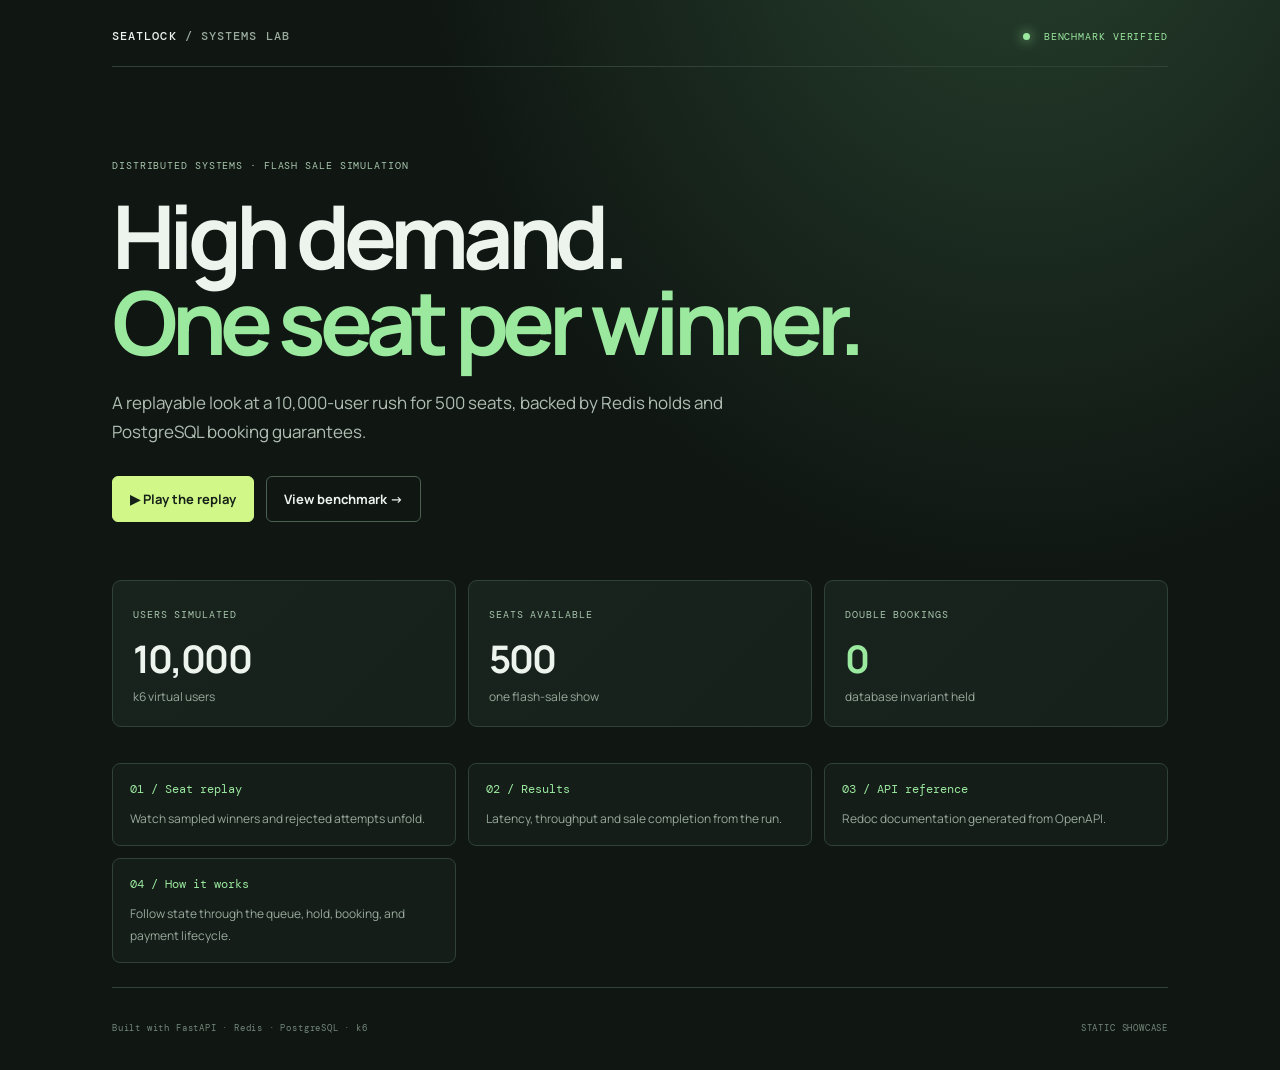
<file: site/index.html>
<!doctype html>
<html lang="en">
<head>
  <meta charset="utf-8">
  <meta name="viewport" content="width=device-width, initial-scale=1">
  <meta name="theme-color" content="#101713">
  <title>Seatlock · Flash sale systems demo</title>
  <link rel="stylesheet" href="style.css">
</head>
<body>
  <main class="shell">
    <nav class="topbar"><a class="brand" href="./">SEATLOCK<span> / SYSTEMS LAB</span></a><span class="live"><i></i> BENCHMARK VERIFIED</span></nav>
    <section class="hero">
      <p class="eyebrow">DISTRIBUTED SYSTEMS · FLASH SALE SIMULATION</p>
      <h1>High demand.<br><em>One seat per winner.</em></h1>
      <p class="lede">A replayable look at a 10,000-user rush for 500 seats, backed by Redis holds and PostgreSQL booking guarantees.</p>
      <div class="hero-actions"><a class="button primary" href="replay.html">▶ Play the replay</a><a class="button" href="results.html">View benchmark →</a></div>
    </section>
    <section class="stat-row">
      <article class="stat"><span class="eyebrow">USERS SIMULATED</span><strong>10,000</strong><small>k6 virtual users</small></article>
      <article class="stat"><span class="eyebrow">SEATS AVAILABLE</span><strong>500</strong><small>one flash-sale show</small></article>
      <article class="stat accent-stat"><span class="eyebrow">DOUBLE BOOKINGS</span><strong>0</strong><small>database invariant held</small></article>
    </section>
    <section class="link-grid">
      <a href="replay.html"><b>01 / Seat replay</b><span>Watch sampled winners and rejected attempts unfold.</span></a>
      <a href="results.html"><b>02 / Results</b><span>Latency, throughput and sale completion from the run.</span></a>
      <a href="api.html"><b>03 / API reference</b><span>Redoc documentation generated from OpenAPI.</span></a>
      <a href="guide.html"><b>04 / How it works</b><span>Follow state through the queue, hold, booking, and payment lifecycle.</span></a>
    </section>
    <footer>Built with FastAPI · Redis · PostgreSQL · k6 <span>STATIC SHOWCASE</span></footer>
  </main>
</body>
</html>
</file>
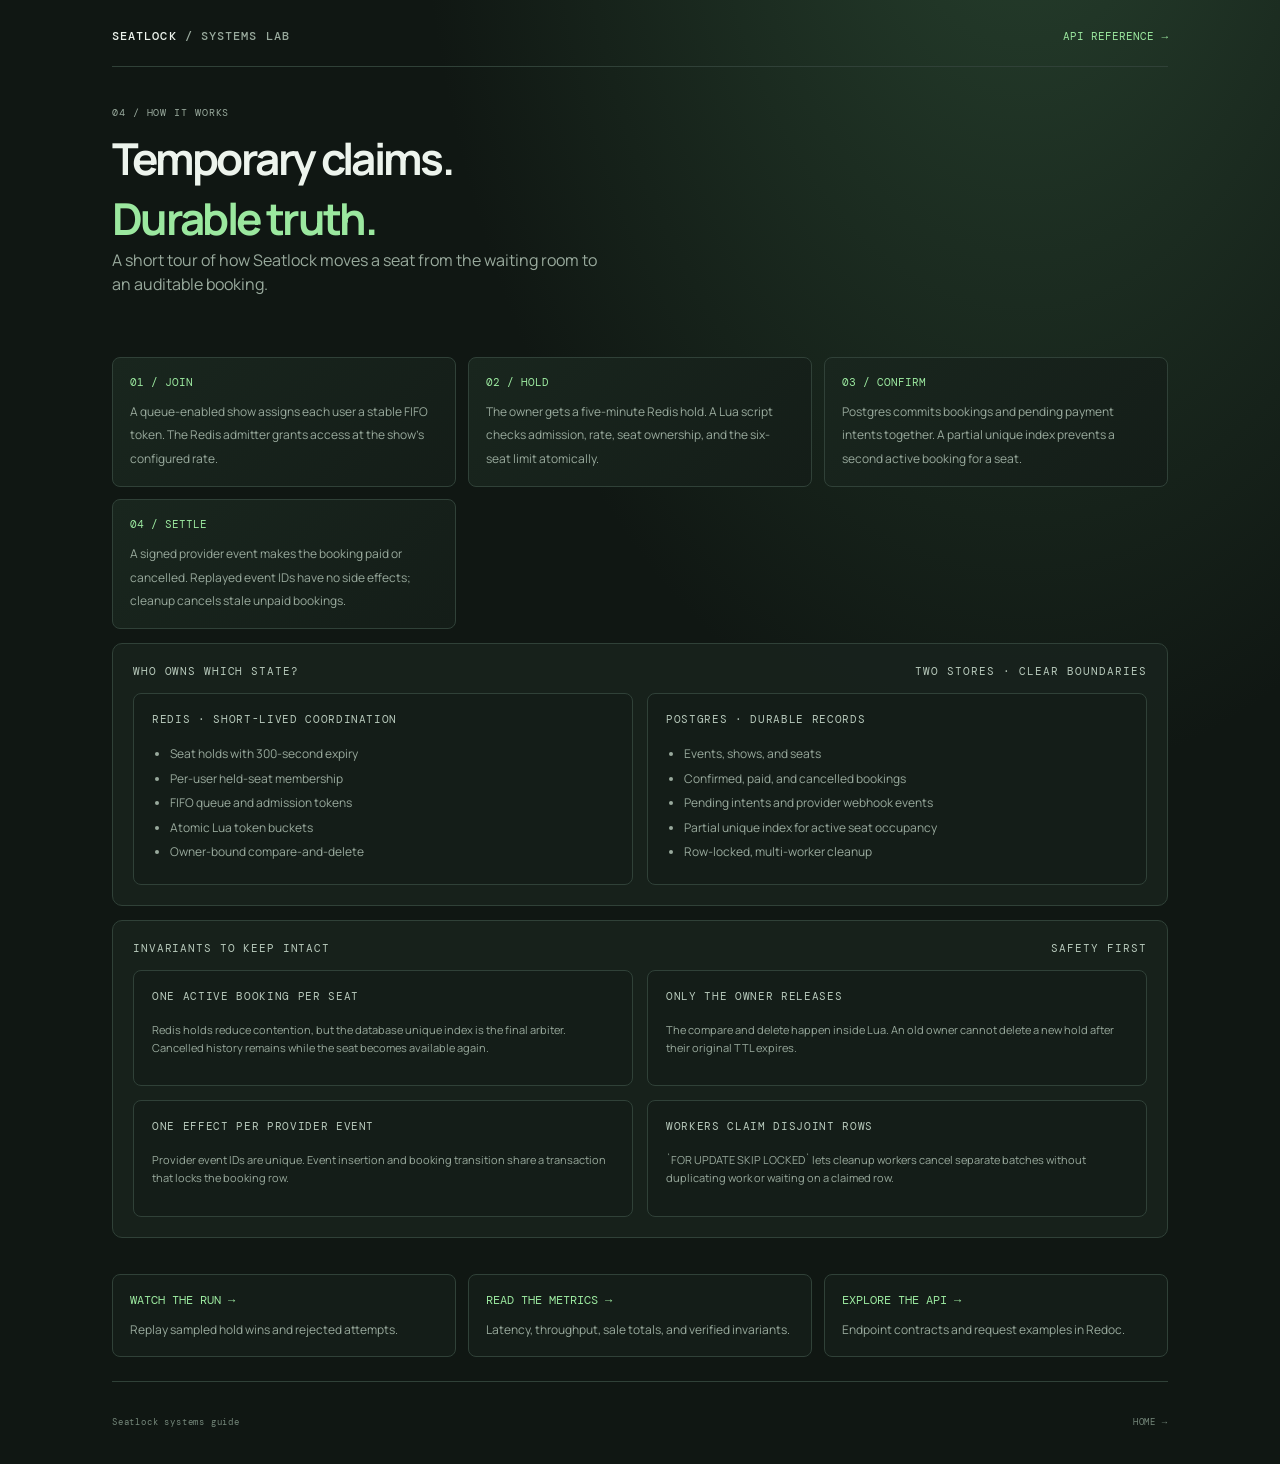
<file: site/guide.html>
<!doctype html>
<html lang="en"><head><meta charset="utf-8"><meta name="viewport" content="width=device-width,initial-scale=1"><title>Seatlock · System guide</title><link rel="stylesheet" href="style.css"></head>
<body><main class="shell">
  <nav class="topbar"><a class="brand" href="./">SEATLOCK<span> / SYSTEMS LAB</span></a><a class="back" href="api.html">API REFERENCE →</a></nav>
  <header class="page-head"><div><p class="eyebrow">04 / HOW IT WORKS</p><h1>Temporary claims.<br><em>Durable truth.</em></h1><p>A short tour of how Seatlock moves a seat from the waiting room to an auditable booking.</p></div></header>
  <section class="link-grid guide-steps">
    <article><b>01 / JOIN</b><span>A queue-enabled show assigns each user a stable FIFO token. The Redis admitter grants access at the show's configured rate.</span></article>
    <article><b>02 / HOLD</b><span>The owner gets a five-minute Redis hold. A Lua script checks admission, rate, seat ownership, and the six-seat limit atomically.</span></article>
    <article><b>03 / CONFIRM</b><span>Postgres commits bookings and pending payment intents together. A partial unique index prevents a second active booking for a seat.</span></article>
    <article><b>04 / SETTLE</b><span>A signed provider event makes the booking paid or cancelled. Replayed event IDs have no side effects; cleanup cancels stale unpaid bookings.</span></article>
  </section>
  <section class="panel"><div class="panel-title"><span>WHO OWNS WHICH STATE?</span><span class="mono">TWO STORES · CLEAR BOUNDARIES</span></div><div class="chart-grid" style="margin-top:15px">
    <article class="chart"><h3>REDIS · SHORT-LIVED COORDINATION</h3><ul><li>Seat holds with 300-second expiry</li><li>Per-user held-seat membership</li><li>FIFO queue and admission tokens</li><li>Atomic Lua token buckets</li><li>Owner-bound compare-and-delete</li></ul></article>
    <article class="chart"><h3>POSTGRES · DURABLE RECORDS</h3><ul><li>Events, shows, and seats</li><li>Confirmed, paid, and cancelled bookings</li><li>Pending intents and provider webhook events</li><li>Partial unique index for active seat occupancy</li><li>Row-locked, multi-worker cleanup</li></ul></article>
  </div></section>
  <section class="panel"><div class="panel-title"><span>INVARIANTS TO KEEP INTACT</span><span class="mono">SAFETY FIRST</span></div><div class="chart-grid" style="margin-top:15px">
    <article class="chart"><h3>ONE ACTIVE BOOKING PER SEAT</h3><p class="chart-note">Redis holds reduce contention, but the database unique index is the final arbiter. Cancelled history remains while the seat becomes available again.</p></article>
    <article class="chart"><h3>ONLY THE OWNER RELEASES</h3><p class="chart-note">The compare and delete happen inside Lua. An old owner cannot delete a new hold after their original TTL expires.</p></article>
    <article class="chart"><h3>ONE EFFECT PER PROVIDER EVENT</h3><p class="chart-note">Provider event IDs are unique. Event insertion and booking transition share a transaction that locks the booking row.</p></article>
    <article class="chart"><h3>WORKERS CLAIM DISJOINT ROWS</h3><p class="chart-note">`FOR UPDATE SKIP LOCKED` lets cleanup workers cancel separate batches without duplicating work or waiting on a claimed row.</p></article>
  </div></section>
  <section class="link-grid"><a href="replay.html"><b>WATCH THE RUN →</b><span>Replay sampled hold wins and rejected attempts.</span></a><a href="results.html"><b>READ THE METRICS →</b><span>Latency, throughput, sale totals, and verified invariants.</span></a><a href="api.html"><b>EXPLORE THE API →</b><span>Endpoint contracts and request examples in Redoc.</span></a></section>
  <footer>Seatlock systems guide<span><a href="./">HOME →</a></span></footer>
</main></body></html>
</file>
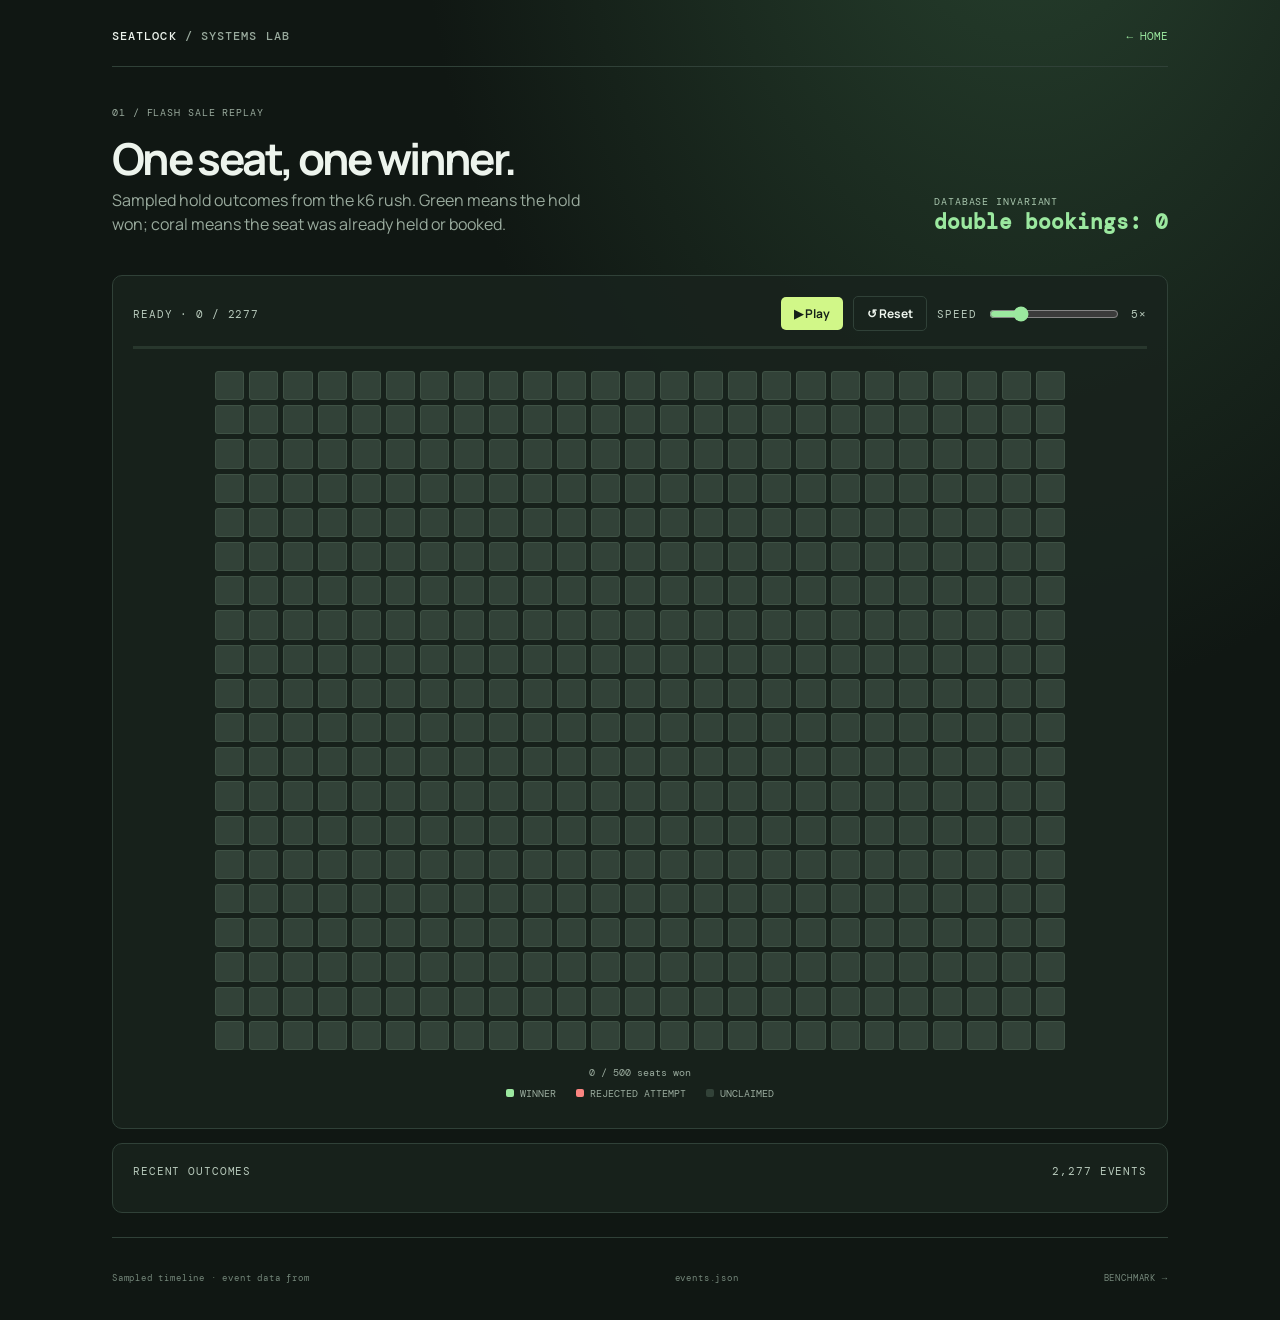
<file: site/replay.html>
<!doctype html>
<html lang="en">
<head><meta charset="utf-8"><meta name="viewport" content="width=device-width,initial-scale=1"><title>Seatlock · Replay</title><link rel="stylesheet" href="style.css"></head>
<body><main class="shell">
  <nav class="topbar"><a class="brand" href="./">SEATLOCK<span> / SYSTEMS LAB</span></a><a class="back" href="./">← HOME</a></nav>
  <header class="page-head"><div><p class="eyebrow">01 / FLASH SALE REPLAY</p><h1>One seat, one winner.</h1><p>Sampled hold outcomes from the k6 rush. Green means the hold won; coral means the seat was already held or booked.</p></div><div><div class="eyebrow">DATABASE INVARIANT</div><div class="hero-metric">double bookings: <span id="double-bookings">0</span></div></div></header>
  <section class="panel">
    <div class="panel-title"><span id="event-progress">Loading run…</span><div class="controls"><button id="play">▶ Play</button><button class="secondary" id="reset">↺ Reset</button><label class="mono" for="speed">SPEED</label><input id="speed" type="range" min="1" max="20" value="5"><span id="speed-label" class="mono">5×</span></div></div>
    <div class="progress"><span id="timeline-progress"></span></div>
    <div id="seats" class="seat-grid" aria-label="500 seat map"></div>
    <div id="seat-count" class="seat-count">0 / 500 seats won</div>
    <div class="legend"><span class="won"><i></i>WINNER</span><span class="nope"><i></i>REJECTED ATTEMPT</span><span><i></i>UNCLAIMED</span></div>
  </section>
  <section class="panel"><div class="panel-title"><span>RECENT OUTCOMES</span><span id="event-total">0 EVENTS</span></div><div id="event-list" class="event-list"></div></section>
  <footer>Sampled timeline · event data from <a href="events.json">events.json</a><span><a href="results.html">BENCHMARK →</a></span></footer>
</main>
<script>
const seatTotal=500;const seatRoot=document.querySelector('#seats');const eventList=document.querySelector('#event-list');const playButton=document.querySelector('#play');const speed=document.querySelector('#speed');const span=document.querySelector('#timeline-progress');
const seatElements=Array.from({length:seatTotal},(_,i)=>{const node=document.createElement('div');node.className='seat';node.title=`Seat ${i+1}: unclaimed`;seatRoot.append(node);return node});
let events=[],cursor=0,timer=null,baseTime=0,won=new Set(),winnerCounts=new Map();
function reset(){if(timer)clearTimeout(timer);timer=null;cursor=0;baseTime=0;won=new Set();winnerCounts=new Map();seatElements.forEach((seat,i)=>{seat.className='seat';seat.title=`Seat ${i+1}: unclaimed`});eventList.replaceChildren();span.style.width='0';document.querySelector('#seat-count').textContent='0 / 500 seats won';document.querySelector('#double-bookings').textContent='0';document.querySelector('#event-progress').textContent='READY · 0 / '+events.length;playButton.textContent='▶ Play'}
function step(){if(cursor>=events.length){timer=null;playButton.textContent='↻ Replay';return}const event=events[cursor++],seat=seatElements[event.seat-1];if(seat){if(event.outcome==='winner'){const count=(winnerCounts.get(event.seat)||0)+1;winnerCounts.set(event.seat,count);won.add(event.seat);seat.className='seat winner';seat.title=`Seat ${event.seat}: winner`;document.querySelector('#seat-count').textContent=`${won.size} / ${seatTotal} seats won`;document.querySelector('#double-bookings').textContent=String([...winnerCounts.values()].reduce((sum,n)=>sum+Math.max(0,n-1),0))}else if(!won.has(event.seat)){seat.classList.remove('rejected');void seat.offsetWidth;seat.classList.add('rejected');seat.title=`Seat ${event.seat}: rejected attempt`;setTimeout(()=>{if(!won.has(event.seat)){seat.classList.remove('rejected');seat.title=`Seat ${event.seat}: unclaimed`}},650)}}
const row=document.createElement('div');row.className=event.outcome==='winner'?'winner-text':'reject-text';row.textContent=`+${(event.t/1000).toFixed(1)}s  SEAT ${String(event.seat).padStart(3,'0')}  ${event.outcome==='winner'?'HOLD WON':'REJECTED'}`;eventList.prepend(row);while(eventList.children.length>30)eventList.lastChild.remove();document.querySelector('#event-progress').textContent=`PLAYING · ${cursor} / ${events.length}`;span.style.width=`${events.length?cursor/events.length*100:0}%`;timer=setTimeout(step,Math.max(35,(event.t-(events[cursor-2]?.t||0))/Number(speed.value)))}
function toggle(){if(timer){clearTimeout(timer);timer=null;playButton.textContent='▶ Continue';return}if(cursor>=events.length)reset();playButton.textContent='Ⅱ Pause';step()}
playButton.addEventListener('click',toggle);document.querySelector('#reset').addEventListener('click',reset);speed.addEventListener('input',()=>document.querySelector('#speed-label').textContent=`${speed.value}×`);
fetch('./events.json').then(r=>{if(!r.ok)throw Error('Could not load events.json');return r.json()}).then(data=>{events=data.filter(e=>Number.isFinite(e.t)&&Number.isFinite(e.seat)&&['winner','rejected'].includes(e.outcome)).sort((a,b)=>a.t-b.t);document.querySelector('#event-total').textContent=`${events.length.toLocaleString()} EVENTS`;reset();if(!events.length)document.querySelector('#event-progress').textContent='NO EVENTS · RUN THE LOAD TEST TO RECORD A REPLAY'}).catch(error=>{document.querySelector('#event-progress').textContent=error.message});
</script></body></html>
</file>
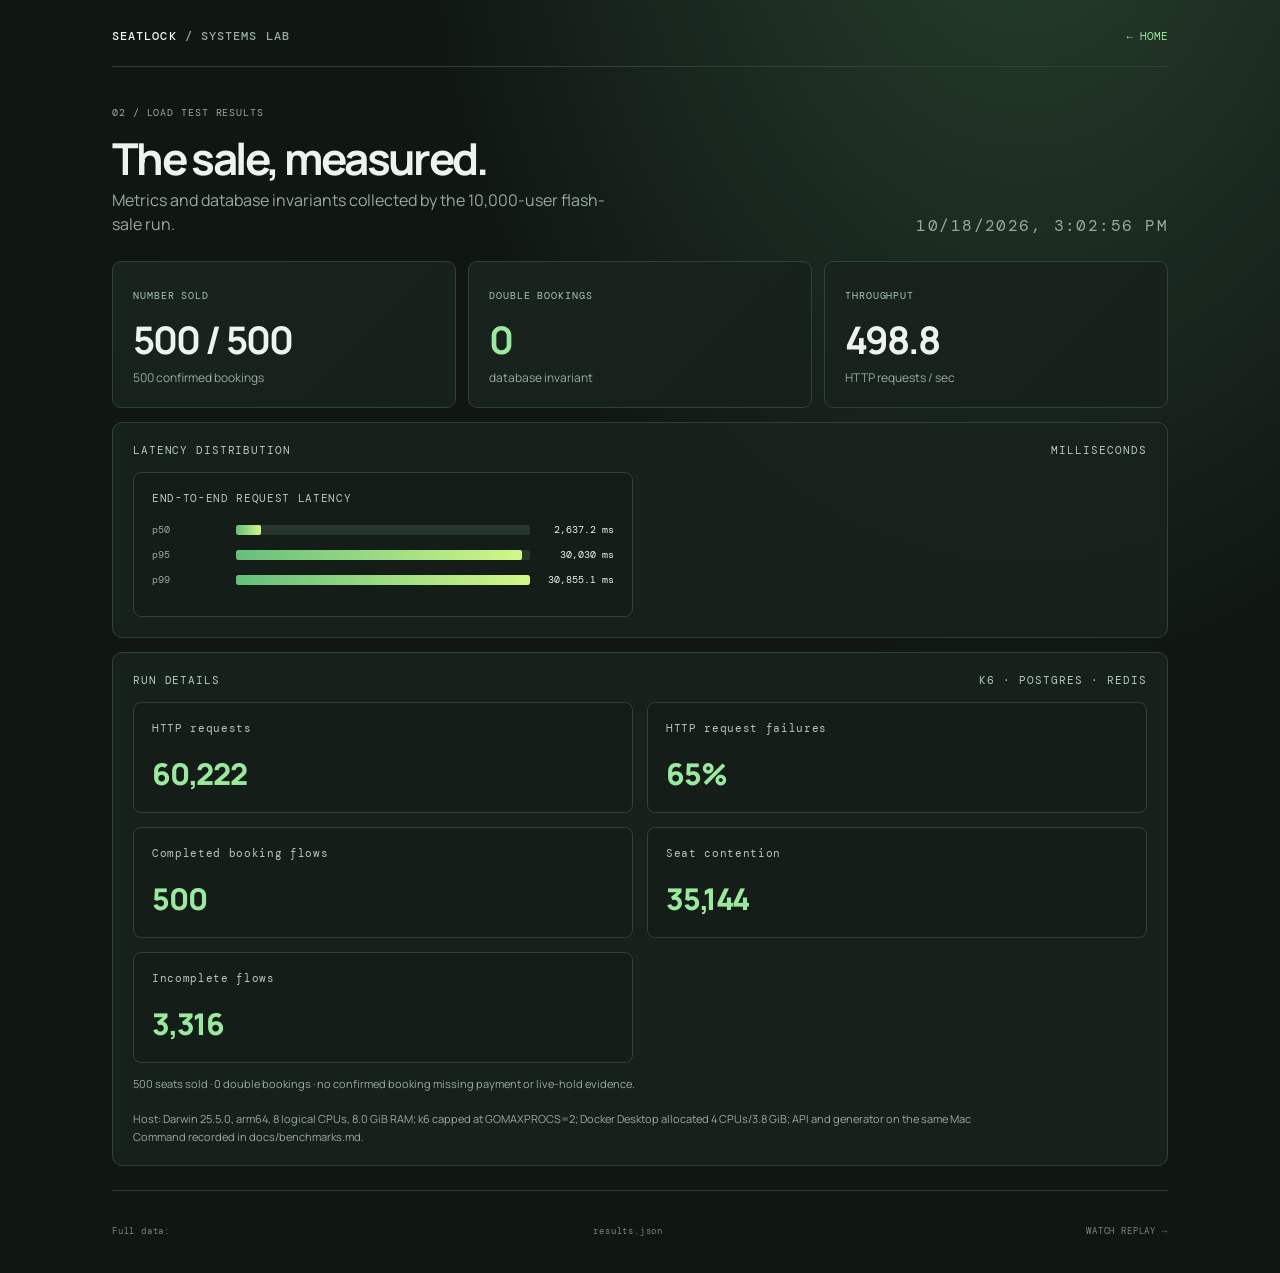
<file: site/results.html>
<!doctype html>
<html lang="en"><head><meta charset="utf-8"><meta name="viewport" content="width=device-width,initial-scale=1"><title>Seatlock · Run results</title><link rel="stylesheet" href="style.css"></head>
<body><main class="shell">
  <nav class="topbar"><a class="brand" href="./">SEATLOCK<span> / SYSTEMS LAB</span></a><a class="back" href="./">← HOME</a></nav>
  <header class="page-head"><div><p class="eyebrow">02 / LOAD TEST RESULTS</p><h1>The sale, measured.</h1><p>Metrics and database invariants collected by the 10,000-user flash-sale run.</p></div><div id="run-date" class="mono" style="color:var(--muted)"></div></header>
  <section class="stat-row">
    <article class="stat"><span class="eyebrow">NUMBER SOLD</span><strong id="sold">—</strong><small id="capacity">of — seats</small></article>
    <article class="stat accent-stat"><span class="eyebrow">DOUBLE BOOKINGS</span><strong id="doubles">—</strong><small>database invariant</small></article>
    <article class="stat"><span class="eyebrow">THROUGHPUT</span><strong id="throughput">—</strong><small>HTTP requests / sec</small></article>
  </section>
  <section class="panel"><div class="panel-title"><span>LATENCY DISTRIBUTION</span><span class="mono">MILLISECONDS</span></div><div id="latency-chart" class="chart-grid" style="margin-top:15px"></div></section>
  <section class="panel"><div class="panel-title"><span>RUN DETAILS</span><span class="mono">K6 · POSTGRES · REDIS</span></div><div id="details" class="chart-grid" style="margin-top:15px"></div><div id="warning"></div></section>
  <footer>Full data: <a href="results.json">results.json</a><span><a href="replay.html">WATCH REPLAY →</a></span></footer>
</main><script>
const fmt=(n,d=1)=>Number.isFinite(Number(n))?Number(n).toLocaleString(undefined,{maximumFractionDigits:d}):'—';const esc=value=>String(value??'').replace(/[&<>"']/g,char=>({'&':'&amp;','<':'&lt;','>':'&gt;','"':'&quot;',"'":'&#39;'}[char]));const card=(title,rows,max)=>`<div class="chart"><h3>${title}</h3>${rows.map(([name,value])=>`<div class="bar-row"><span>${name}</span><span class="bar-track"><span class="bar-fill" style="display:block;width:${max?Math.max(1,Number(value)/max*100):0}%"></span></span><span class="bar-value">${fmt(value)} ms</span></div>`).join('')}</div>`;
fetch('./results.json').then(r=>{if(!r.ok)throw Error('Could not load results.json');return r.json()}).then(d=>{const l=d.latency||{};document.querySelector('#sold').textContent=`${fmt(d.number_sold,0)} / ${fmt(d.seat_capacity,0)}`;document.querySelector('#capacity').textContent=`${fmt(d.confirmed_bookings,0)} confirmed bookings`;document.querySelector('#doubles').textContent=fmt(d.double_bookings,0);document.querySelector('#throughput').textContent=fmt(l.throughput_requests_per_second);document.querySelector('#run-date').textContent=d.run_at_utc?new Date(d.run_at_utc).toLocaleString():'RUN DATE UNAVAILABLE';const lat=[['p50',l.p50_latency_ms],['p95',l.p95_latency_ms],['p99',l.p99_latency_ms]];document.querySelector('#latency-chart').innerHTML=card('END-TO-END REQUEST LATENCY',lat,Math.max(...lat.map(x=>Number(x[1])||0)));const details=[['HTTP requests',fmt(l.http_request_count,0)],['HTTP request failures',`${fmt(l.http_request_failure_rate_percent)}%`],['Completed booking flows',fmt(l.confirmed_flows,0)],['Seat contention',fmt(l.seat_contention,0)],['Incomplete flows',fmt(l.flow_failures,0)]];document.querySelector('#details').innerHTML=details.map(([label,value])=>`<div class="chart"><h3>${label}</h3><div class="big-number">${value}</div></div>`).join('');const invariant=d.invariants||{};if(d.double_bookings!==0||invariant.confirmed_bookings_over_capacity||invariant.missing_payment_or_valid_hold_booking_ids?.length){document.querySelector('#warning').innerHTML='<div class="warning">One or more booking invariants failed. Inspect results.json before treating this run as valid.</div>'}else{document.querySelector('#warning').innerHTML=`<div class="chart-note">${fmt(d.number_sold,0)} seats sold · ${fmt(d.double_bookings,0)} double bookings · no confirmed booking missing payment or live-hold evidence.<br><br>Host: ${esc(d.hardware||'not recorded')}<br>Command recorded in docs/benchmarks.md.</div>`}}).catch(error=>{document.querySelector('#details').textContent=error.message});
</script></body></html>
</file>
<file: site/style.css>
@import url('https://fonts.googleapis.com/css2?family=DM+Mono:wght@400;500&family=Manrope:wght@400;500;600;700;800&display=swap');
:root{color-scheme:dark;--bg:#101713;--panel:#18231d;--panel2:#1d2b23;--line:#304138;--text:#edf4ed;--muted:#99aa9d;--green:#9be89f;--lime:#d1f788;--red:#fa8581;--mono:'DM Mono',monospace;--sans:'Manrope',sans-serif}
*{box-sizing:border-box}body{margin:0;background:radial-gradient(ellipse at 80% -15%,#27412e 0,transparent 42%),var(--bg);color:var(--text);font-family:var(--sans);min-height:100vh}a{color:inherit;text-decoration:none}.shell{max-width:1120px;margin:auto;padding:28px 32px 36px}.topbar{display:flex;justify-content:space-between;align-items:center;border-bottom:1px solid var(--line);padding-bottom:22px}.brand,.eyebrow,.live,footer,.mono{font-family:var(--mono);letter-spacing:.09em}.brand{font-size:12px;font-weight:500}.brand span{color:var(--muted)}.live{font-size:10px;color:var(--green)}.live i{display:inline-block;width:7px;height:7px;border-radius:50%;background:var(--green);margin-right:7px;box-shadow:0 0 12px var(--green)}.hero{padding:82px 0 58px;max-width:760px}.eyebrow{font-size:10px;color:#a8c6ad}.hero h1{font-size:clamp(50px,8vw,88px);line-height:.98;letter-spacing:-.07em;margin:20px 0 25px}.hero h1 em{font-style:normal;color:var(--green)}.lede{font-size:17px;line-height:1.65;color:#b0beb3;max-width:630px}.hero-actions{display:flex;gap:12px;margin-top:30px}.button{display:inline-block;border:1px solid #4a6051;border-radius:6px;padding:13px 17px;font-size:13px;font-weight:700}.button.primary{background:var(--lime);border-color:var(--lime);color:#152018}.stat-row{display:grid;grid-template-columns:repeat(3,1fr);gap:12px}.stat{background:linear-gradient(135deg,var(--panel),#17211b);border:1px solid var(--line);padding:20px;border-radius:9px;min-height:132px}.stat strong{display:block;font-size:38px;letter-spacing:-.05em;margin:9px 0 0}.stat small{color:var(--muted);font-size:12px}.accent-stat strong{color:var(--green)}.link-grid{display:grid;grid-template-columns:repeat(3,1fr);gap:12px;margin-top:36px}.link-grid a{padding:17px;border:1px solid var(--line);border-radius:8px;background:#141d18;transition:border .15s,transform .15s}.link-grid a:hover{border-color:var(--green);transform:translateY(-2px)}.link-grid b{display:block;font:12px var(--mono);color:var(--green);margin-bottom:9px}.link-grid span{font-size:12px;line-height:1.6;color:var(--muted)}footer{display:flex;justify-content:space-between;color:#74877a;font-size:9px;padding-top:34px;margin-top:24px;border-top:1px solid var(--line)}
.page-head{padding:38px 0 25px;display:flex;justify-content:space-between;align-items:end;gap:20px}.page-head h1{font-size:44px;letter-spacing:-.06em;margin:8px 0 0}.page-head h1 em{font-style:normal;color:var(--green)}.page-head p{color:var(--muted);margin:0;line-height:1.5;max-width:500px}.back{font:11px var(--mono);color:var(--green);white-space:nowrap}.panel{border:1px solid var(--line);background:rgba(24,35,29,.88);border-radius:10px;padding:20px;margin:14px 0}.panel-title{display:flex;justify-content:space-between;align-items:center;gap:12px;font:11px var(--mono);text-transform:uppercase;letter-spacing:.08em;color:#b7c9bb}.controls{display:flex;align-items:center;gap:10px}.controls button{background:var(--lime);border:0;border-radius:5px;padding:8px 13px;color:#152018;font:700 12px var(--sans);cursor:pointer}.controls button.secondary{background:transparent;border:1px solid var(--line);color:var(--text)}input[type=range]{accent-color:var(--green);width:130px}.progress{height:3px;background:#28372d;margin:15px 0;overflow:hidden}.progress span{height:100%;display:block;background:var(--green);width:0;transition:width .1s}.seat-grid{display:grid;grid-template-columns:repeat(25,minmax(0,1fr));gap:5px;max-width:850px;margin:22px auto 10px}.seat{aspect-ratio:1;border-radius:3px;background:#324238;border:1px solid #3f5245;position:relative;transition:background .16s,transform .16s}.seat.winner{background:var(--green);border-color:var(--green);box-shadow:0 0 12px #9be89f55}.seat.rejected{background:var(--red);border-color:var(--red);animation:reject .55s ease-out}.seat-count{text-align:center;font:10px var(--mono);color:var(--muted);padding-top:6px}.guide-steps article{padding:17px;border:1px solid var(--line);border-radius:8px;background:linear-gradient(135deg,#19261e,#141d18)}.guide-steps article b{display:block;font:11px var(--mono);color:var(--green);margin-bottom:10px}.guide-steps article span,.chart li{font-size:12px;line-height:1.7;color:var(--muted)}.chart ul{padding-left:18px;margin:0}.chart li{margin:4px 0}@keyframes reject{0%{transform:scale(1.5);box-shadow:0 0 16px #fa8581aa}100%{transform:scale(1)}}.legend{display:flex;gap:20px;justify-content:center;color:var(--muted);font:10px var(--mono);padding:8px}.legend i{display:inline-block;width:8px;height:8px;border-radius:2px;margin-right:6px;background:#324238}.legend .won i{background:var(--green)}.legend .nope i{background:var(--red)}.event-list{max-height:210px;overflow:auto;font:11px var(--mono);color:var(--muted);display:grid;grid-template-columns:repeat(2,1fr);gap:6px 20px;margin-top:14px}.event-list .winner-text{color:var(--green)}.event-list .reject-text{color:var(--red)}.hero-metric{color:var(--green);font:700 21px var(--mono)}.chart-grid{display:grid;grid-template-columns:repeat(2,minmax(0,1fr));gap:14px}.chart{padding:18px;background:#141d18;border:1px solid var(--line);border-radius:8px}.chart h3{font:11px var(--mono);letter-spacing:.06em;color:#b7c9bb;margin:0 0 18px}.bar-row{display:grid;grid-template-columns:75px 1fr 75px;gap:9px;align-items:center;margin:12px 0;font:10px var(--mono);color:var(--muted)}.bar-track{height:10px;background:#27372d;border-radius:2px;overflow:hidden}.bar-fill{height:100%;background:linear-gradient(90deg,#65bf7c,var(--lime));border-radius:2px;min-width:2px}.bar-value{text-align:right;color:var(--text)}.big-number{font-size:30px;font-weight:800;color:var(--green);letter-spacing:-.04em}.chart-note{font-size:11px;line-height:1.6;color:var(--muted);margin-top:12px}.warning{border-left:3px solid #efb86d;padding:12px 15px;color:#dbc8a7;background:#29241b;font-size:12px;line-height:1.6;margin-top:16px}#redoc{background:white;border-radius:8px;overflow:hidden;margin-top:22px}@media(max-width:680px){.shell{padding:20px 17px}.hero{padding:58px 0 38px}.stat-row,.link-grid,.chart-grid{grid-template-columns:1fr}.stat{min-height:110px}.page-head{align-items:start;flex-direction:column}.seat-grid{gap:3px}.event-list{grid-template-columns:1fr}.hero-actions{flex-wrap:wrap}}
</file>
